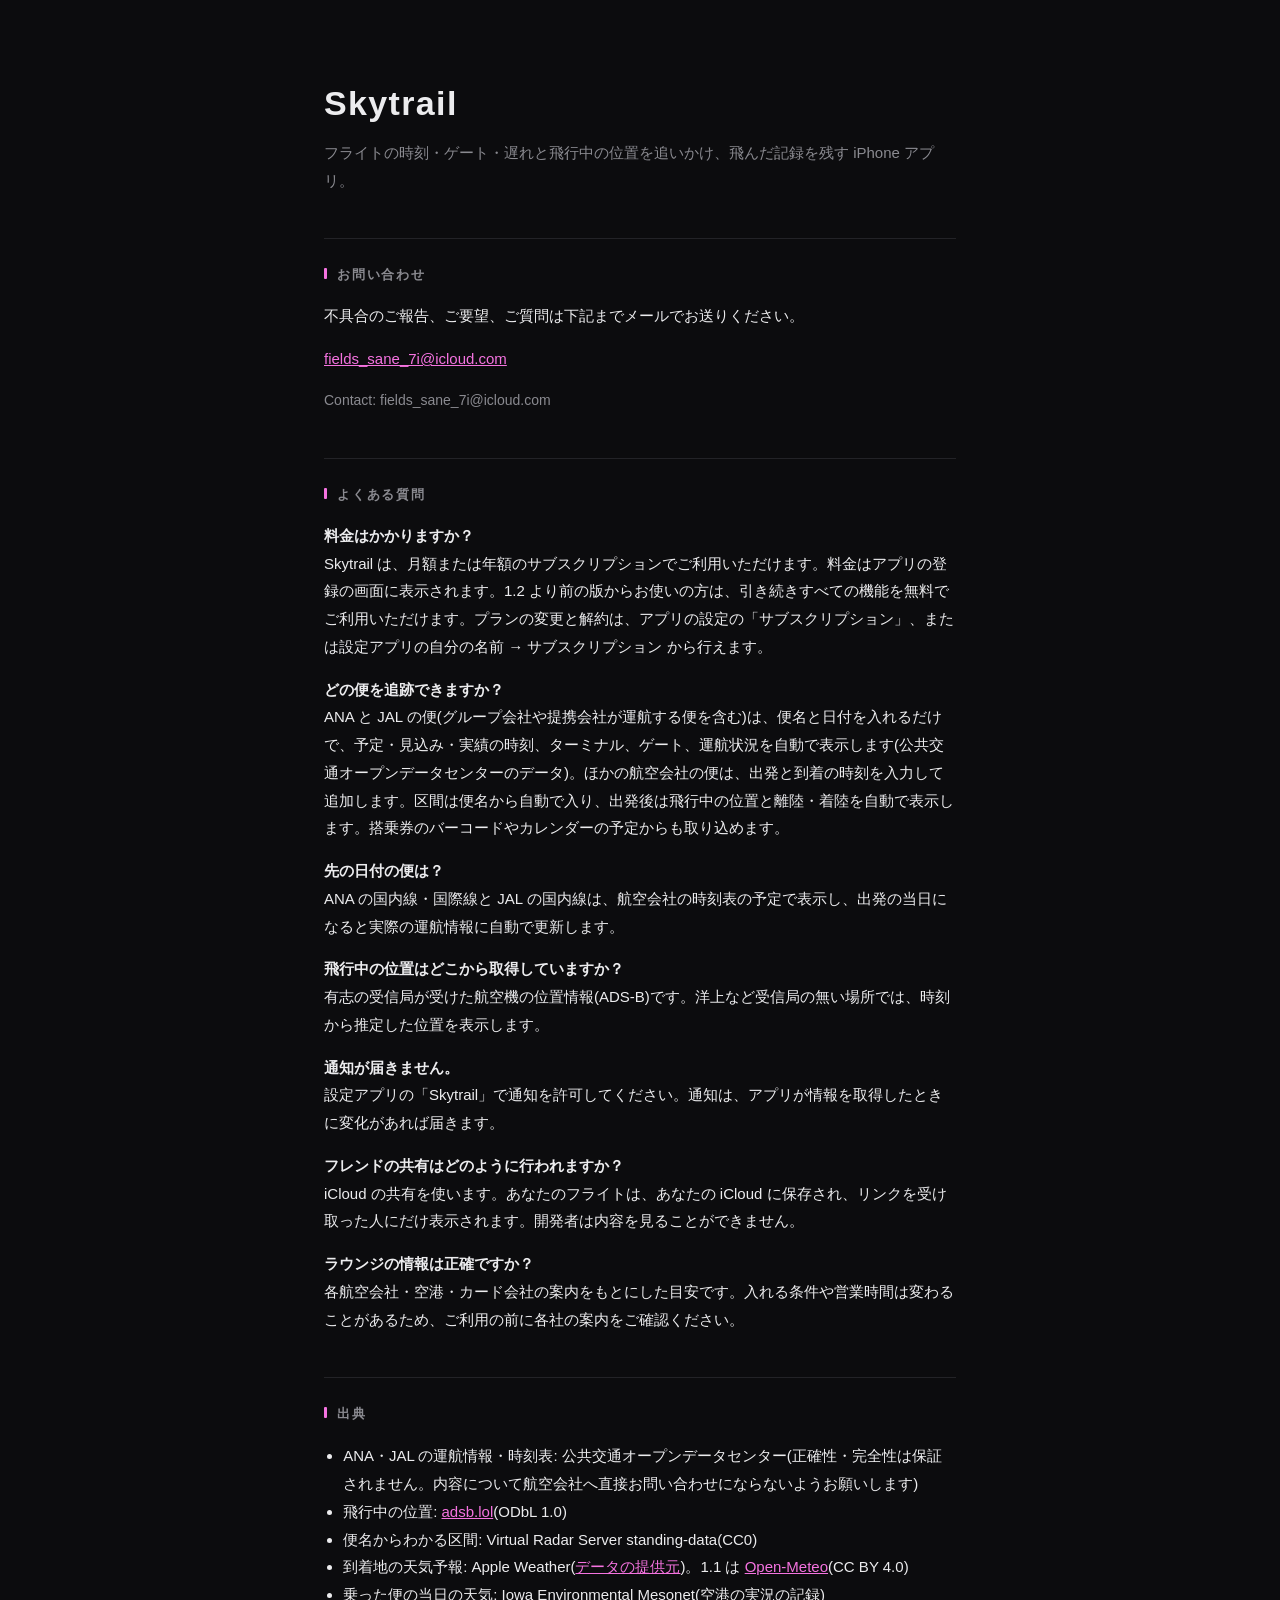
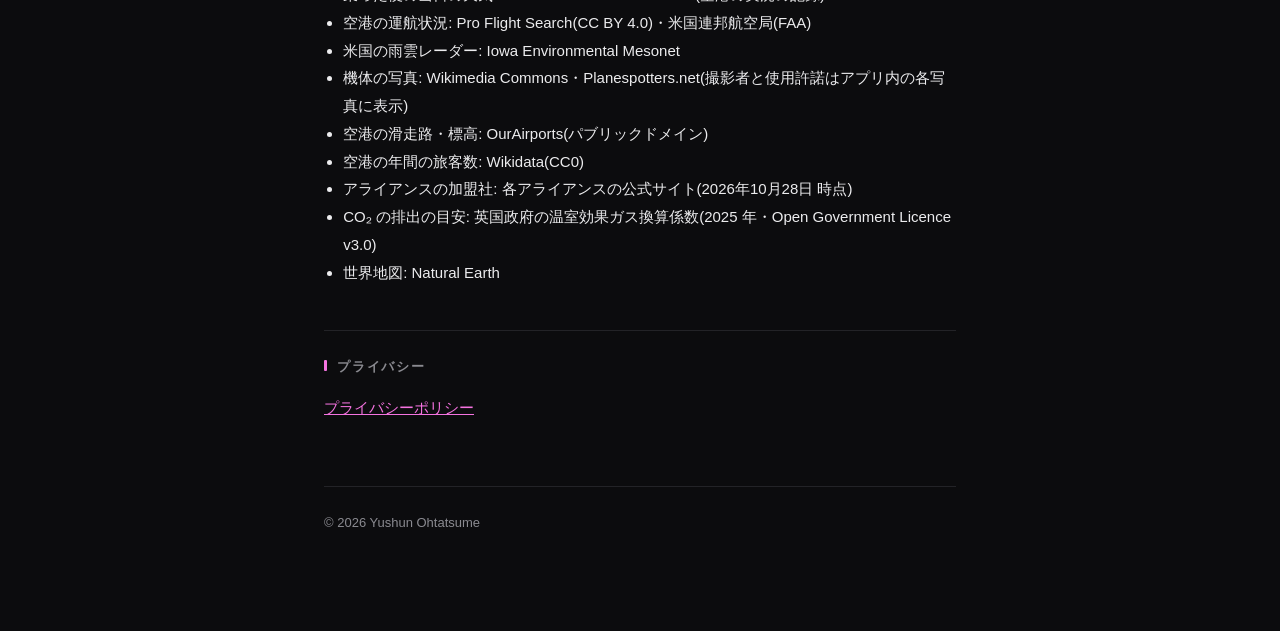
<file: index.html>
<!DOCTYPE html>
<html lang="ja">
<head>
<meta charset="utf-8">
<meta name="viewport" content="width=device-width, initial-scale=1">
<title>Skytrail — サポート</title>
<link rel="stylesheet" href="style.css">
</head>
<body>
<main>
  <div class="mark">Skytrail</div>
  <p class="lead">フライトの時刻・ゲート・遅れと飛行中の位置を追いかけ、飛んだ記録を残す iPhone アプリ。</p>

  <h2>お問い合わせ</h2>
  <p>不具合のご報告、ご要望、ご質問は下記までメールでお送りください。</p>
  <p><a href="mailto:fields_sane_7i@icloud.com">fields_sane_7i@icloud.com</a></p>
  <p class="en">Contact: fields_sane_7i@icloud.com</p>

  <h2>よくある質問</h2>
  <p><strong>料金はかかりますか？</strong><br>Skytrail は、月額または年額のサブスクリプションでご利用いただけます。料金はアプリの登録の画面に表示されます。1.2 より前の版からお使いの方は、引き続きすべての機能を無料でご利用いただけます。プランの変更と解約は、アプリの設定の「サブスクリプション」、または設定アプリの自分の名前 → サブスクリプション から行えます。</p>
  <p><strong>どの便を追跡できますか？</strong><br>ANA と JAL の便(グループ会社や提携会社が運航する便を含む)は、便名と日付を入れるだけで、予定・見込み・実績の時刻、ターミナル、ゲート、運航状況を自動で表示します(公共交通オープンデータセンターのデータ)。ほかの航空会社の便は、出発と到着の時刻を入力して追加します。区間は便名から自動で入り、出発後は飛行中の位置と離陸・着陸を自動で表示します。搭乗券のバーコードやカレンダーの予定からも取り込めます。</p>
  <p><strong>先の日付の便は？</strong><br>ANA の国内線・国際線と JAL の国内線は、航空会社の時刻表の予定で表示し、出発の当日になると実際の運航情報に自動で更新します。</p>
  <p><strong>飛行中の位置はどこから取得していますか？</strong><br>有志の受信局が受けた航空機の位置情報(ADS-B)です。洋上など受信局の無い場所では、時刻から推定した位置を表示します。</p>
  <p><strong>通知が届きません。</strong><br>設定アプリの「Skytrail」で通知を許可してください。通知は、アプリが情報を取得したときに変化があれば届きます。</p>
  <p><strong>フレンドの共有はどのように行われますか？</strong><br>iCloud の共有を使います。あなたのフライトは、あなたの iCloud に保存され、リンクを受け取った人にだけ表示されます。開発者は内容を見ることができません。</p>
  <p><strong>ラウンジの情報は正確ですか？</strong><br>各航空会社・空港・カード会社の案内をもとにした目安です。入れる条件や営業時間は変わることがあるため、ご利用の前に各社の案内をご確認ください。</p>

  <h2>出典</h2>
  <ul>
    <li>ANA・JAL の運航情報・時刻表: 公共交通オープンデータセンター(正確性・完全性は保証されません。内容について航空会社へ直接お問い合わせにならないようお願いします)</li>
    <li>飛行中の位置: <a href="https://adsb.lol/">adsb.lol</a>(ODbL 1.0)</li>
    <li>便名からわかる区間: Virtual Radar Server standing-data(CC0)</li>
    <li>到着地の天気予報: Apple Weather(<a href="https://weatherkit.apple.com/legal-attribution.html">データの提供元</a>)。1.1 は <a href="https://open-meteo.com/">Open-Meteo</a>(CC BY 4.0)</li>
    <li>乗った便の当日の天気: Iowa Environmental Mesonet(空港の実況の記録)</li>
    <li>空港の運航状況: Pro Flight Search(CC BY 4.0)・米国連邦航空局(FAA)</li>
    <li>米国の雨雲レーダー: Iowa Environmental Mesonet</li>
    <li>機体の写真: Wikimedia Commons・Planespotters.net(撮影者と使用許諾はアプリ内の各写真に表示)</li>
    <li>空港の滑走路・標高: OurAirports(パブリックドメイン)</li>
    <li>空港の年間の旅客数: Wikidata(CC0)</li>
    <li>アライアンスの加盟社: 各アライアンスの公式サイト(2026年10月28日 時点)</li>
    <li>CO₂ の排出の目安: 英国政府の温室効果ガス換算係数(2025 年・Open Government Licence v3.0)</li>
    <li>世界地図: Natural Earth</li>
  </ul>

  <h2>プライバシー</h2>
  <p><a href="privacy.html">プライバシーポリシー</a></p>

  <footer>© 2026 Yushun Ohtatsume</footer>
</main>
</body>
</html>
</file>
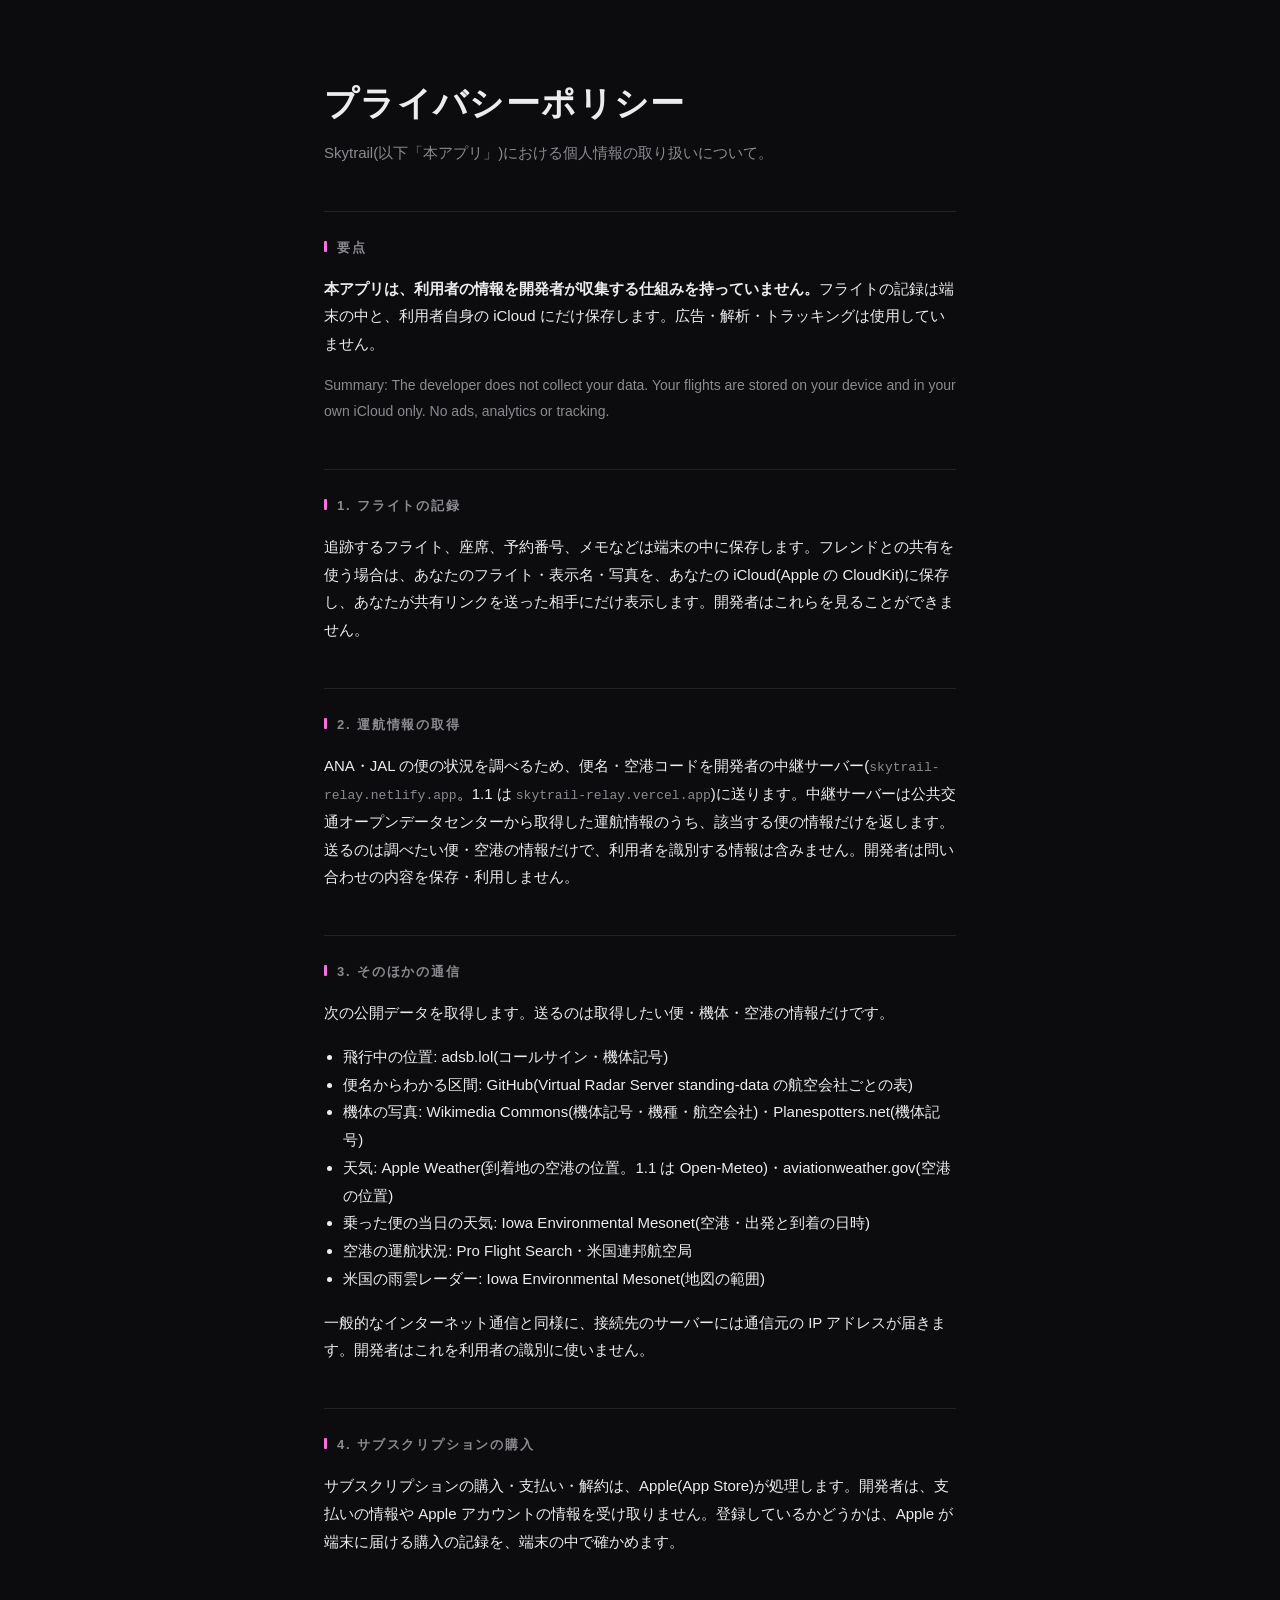
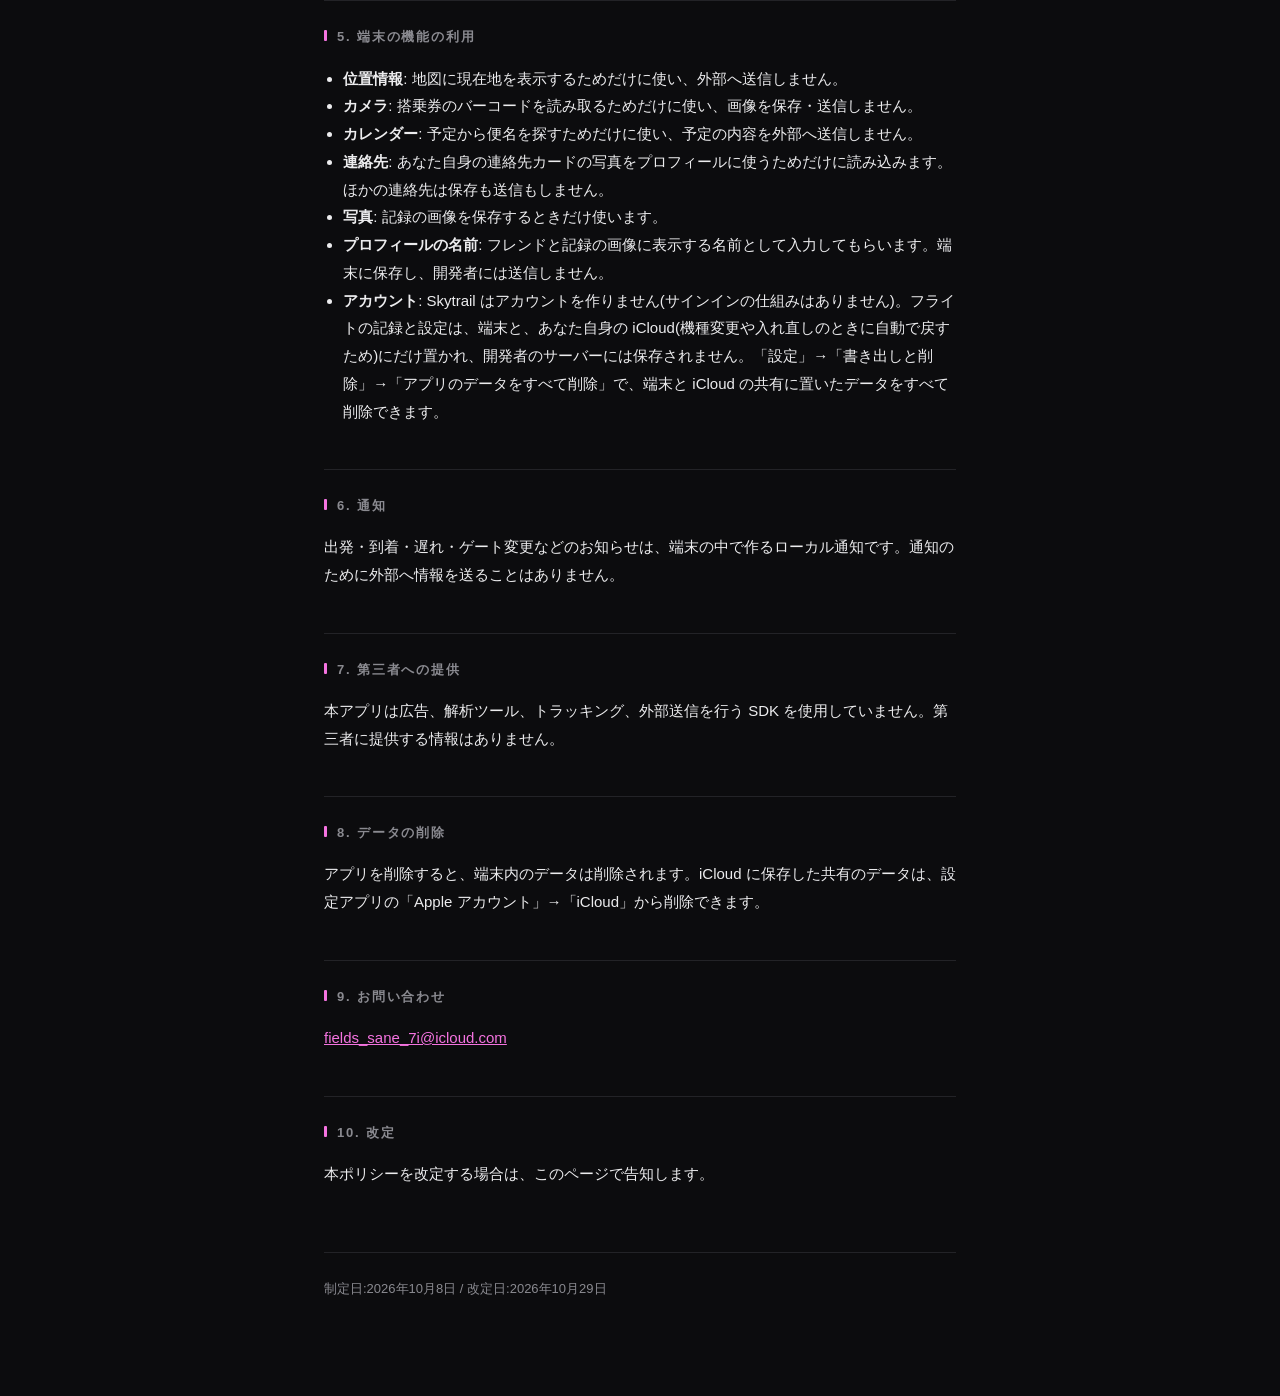
<file: privacy.html>
<!DOCTYPE html>
<html lang="ja">
<head>
<meta charset="utf-8">
<meta name="viewport" content="width=device-width, initial-scale=1">
<title>Skytrail — プライバシーポリシー</title>
<link rel="stylesheet" href="style.css">
</head>
<body>
<main>
  <div class="mark">プライバシーポリシー</div>
  <p class="lead">Skytrail(以下「本アプリ」)における個人情報の取り扱いについて。</p>

  <h2>要点</h2>
  <p><strong>本アプリは、利用者の情報を開発者が収集する仕組みを持っていません。</strong>フライトの記録は端末の中と、利用者自身の iCloud にだけ保存します。広告・解析・トラッキングは使用していません。</p>
  <p class="en">Summary: The developer does not collect your data. Your flights are stored on your device and in your own iCloud only. No ads, analytics or tracking.</p>

  <h2>1. フライトの記録</h2>
  <p>追跡するフライト、座席、予約番号、メモなどは端末の中に保存します。フレンドとの共有を使う場合は、あなたのフライト・表示名・写真を、あなたの iCloud(Apple の CloudKit)に保存し、あなたが共有リンクを送った相手にだけ表示します。開発者はこれらを見ることができません。</p>

  <h2>2. 運航情報の取得</h2>
  <p>ANA・JAL の便の状況を調べるため、便名・空港コードを開発者の中継サーバー(<code>skytrail-relay.netlify.app</code>。1.1 は <code>skytrail-relay.vercel.app</code>)に送ります。中継サーバーは公共交通オープンデータセンターから取得した運航情報のうち、該当する便の情報だけを返します。送るのは調べたい便・空港の情報だけで、利用者を識別する情報は含みません。開発者は問い合わせの内容を保存・利用しません。</p>

  <h2>3. そのほかの通信</h2>
  <p>次の公開データを取得します。送るのは取得したい便・機体・空港の情報だけです。</p>
  <ul>
    <li>飛行中の位置: adsb.lol(コールサイン・機体記号)</li>
    <li>便名からわかる区間: GitHub(Virtual Radar Server standing-data の航空会社ごとの表)</li>
    <li>機体の写真: Wikimedia Commons(機体記号・機種・航空会社)・Planespotters.net(機体記号)</li>
    <li>天気: Apple Weather(到着地の空港の位置。1.1 は Open-Meteo)・aviationweather.gov(空港の位置)</li>
    <li>乗った便の当日の天気: Iowa Environmental Mesonet(空港・出発と到着の日時)</li>
    <li>空港の運航状況: Pro Flight Search・米国連邦航空局</li>
    <li>米国の雨雲レーダー: Iowa Environmental Mesonet(地図の範囲)</li>
  </ul>
  <p>一般的なインターネット通信と同様に、接続先のサーバーには通信元の IP アドレスが届きます。開発者はこれを利用者の識別に使いません。</p>

  <h2>4. サブスクリプションの購入</h2>
  <p>サブスクリプションの購入・支払い・解約は、Apple(App Store)が処理します。開発者は、支払いの情報や Apple アカウントの情報を受け取りません。登録しているかどうかは、Apple が端末に届ける購入の記録を、端末の中で確かめます。</p>

  <h2>5. 端末の機能の利用</h2>
  <ul>
    <li><strong>位置情報</strong>: 地図に現在地を表示するためだけに使い、外部へ送信しません。</li>
    <li><strong>カメラ</strong>: 搭乗券のバーコードを読み取るためだけに使い、画像を保存・送信しません。</li>
    <li><strong>カレンダー</strong>: 予定から便名を探すためだけに使い、予定の内容を外部へ送信しません。</li>
    <li><strong>連絡先</strong>: あなた自身の連絡先カードの写真をプロフィールに使うためだけに読み込みます。ほかの連絡先は保存も送信もしません。</li>
    <li><strong>写真</strong>: 記録の画像を保存するときだけ使います。</li>
    <li><strong>プロフィールの名前</strong>: フレンドと記録の画像に表示する名前として入力してもらいます。端末に保存し、開発者には送信しません。</li>
    <li><strong>アカウント</strong>: Skytrail はアカウントを作りません(サインインの仕組みはありません)。フライトの記録と設定は、端末と、あなた自身の iCloud(機種変更や入れ直しのときに自動で戻すため)にだけ置かれ、開発者のサーバーには保存されません。「設定」→「書き出しと削除」→「アプリのデータをすべて削除」で、端末と iCloud の共有に置いたデータをすべて削除できます。</li>
  </ul>

  <h2>6. 通知</h2>
  <p>出発・到着・遅れ・ゲート変更などのお知らせは、端末の中で作るローカル通知です。通知のために外部へ情報を送ることはありません。</p>

  <h2>7. 第三者への提供</h2>
  <p>本アプリは広告、解析ツール、トラッキング、外部送信を行う SDK を使用していません。第三者に提供する情報はありません。</p>

  <h2>8. データの削除</h2>
  <p>アプリを削除すると、端末内のデータは削除されます。iCloud に保存した共有のデータは、設定アプリの「Apple アカウント」→「iCloud」から削除できます。</p>

  <h2>9. お問い合わせ</h2>
  <p><a href="mailto:fields_sane_7i@icloud.com">fields_sane_7i@icloud.com</a></p>

  <h2>10. 改定</h2>
  <p>本ポリシーを改定する場合は、このページで告知します。</p>

  <footer>制定日:2026年10月8日 / 改定日:2026年10月29日</footer>
</main>
</body>
</html>
</file>
<file: style.css>
:root { --bg:#0c0c0e; --ink:#ececee; --mid:#8a8a90; --line:#232327; --accent:#f573e0; }
* { box-sizing: border-box; }
body { margin:0; background:var(--bg); color:var(--ink);
  font-family:-apple-system,BlinkMacSystemFont,"Hiragino Sans","Noto Sans JP",sans-serif;
  line-height:1.85; -webkit-font-smoothing:antialiased; }
main { max-width:680px; margin:0 auto; padding:72px 24px 96px; }
.mark { font-size:34px; font-weight:700; letter-spacing:0.04em; }
.lead { color:var(--mid); margin-top:4px; }
h2 { font-size:13px; letter-spacing:0.14em; color:var(--mid); margin:44px 0 12px; padding-top:24px; border-top:1px solid var(--line); }
h2::before { content:""; display:inline-block; width:3px; height:11px; background:var(--accent); margin-right:10px; border-radius:1px; }
p, li { font-size:15px; }
ul { padding-left:1.2em; }
a { color:var(--accent); }
code { font-family:ui-monospace,SFMono-Regular,Menlo,monospace; font-size:13px; color:var(--mid); }
.en { color:var(--mid); font-size:14px; }
footer { margin-top:64px; padding-top:24px; border-top:1px solid var(--line); color:var(--mid); font-size:13px; }
</file>
